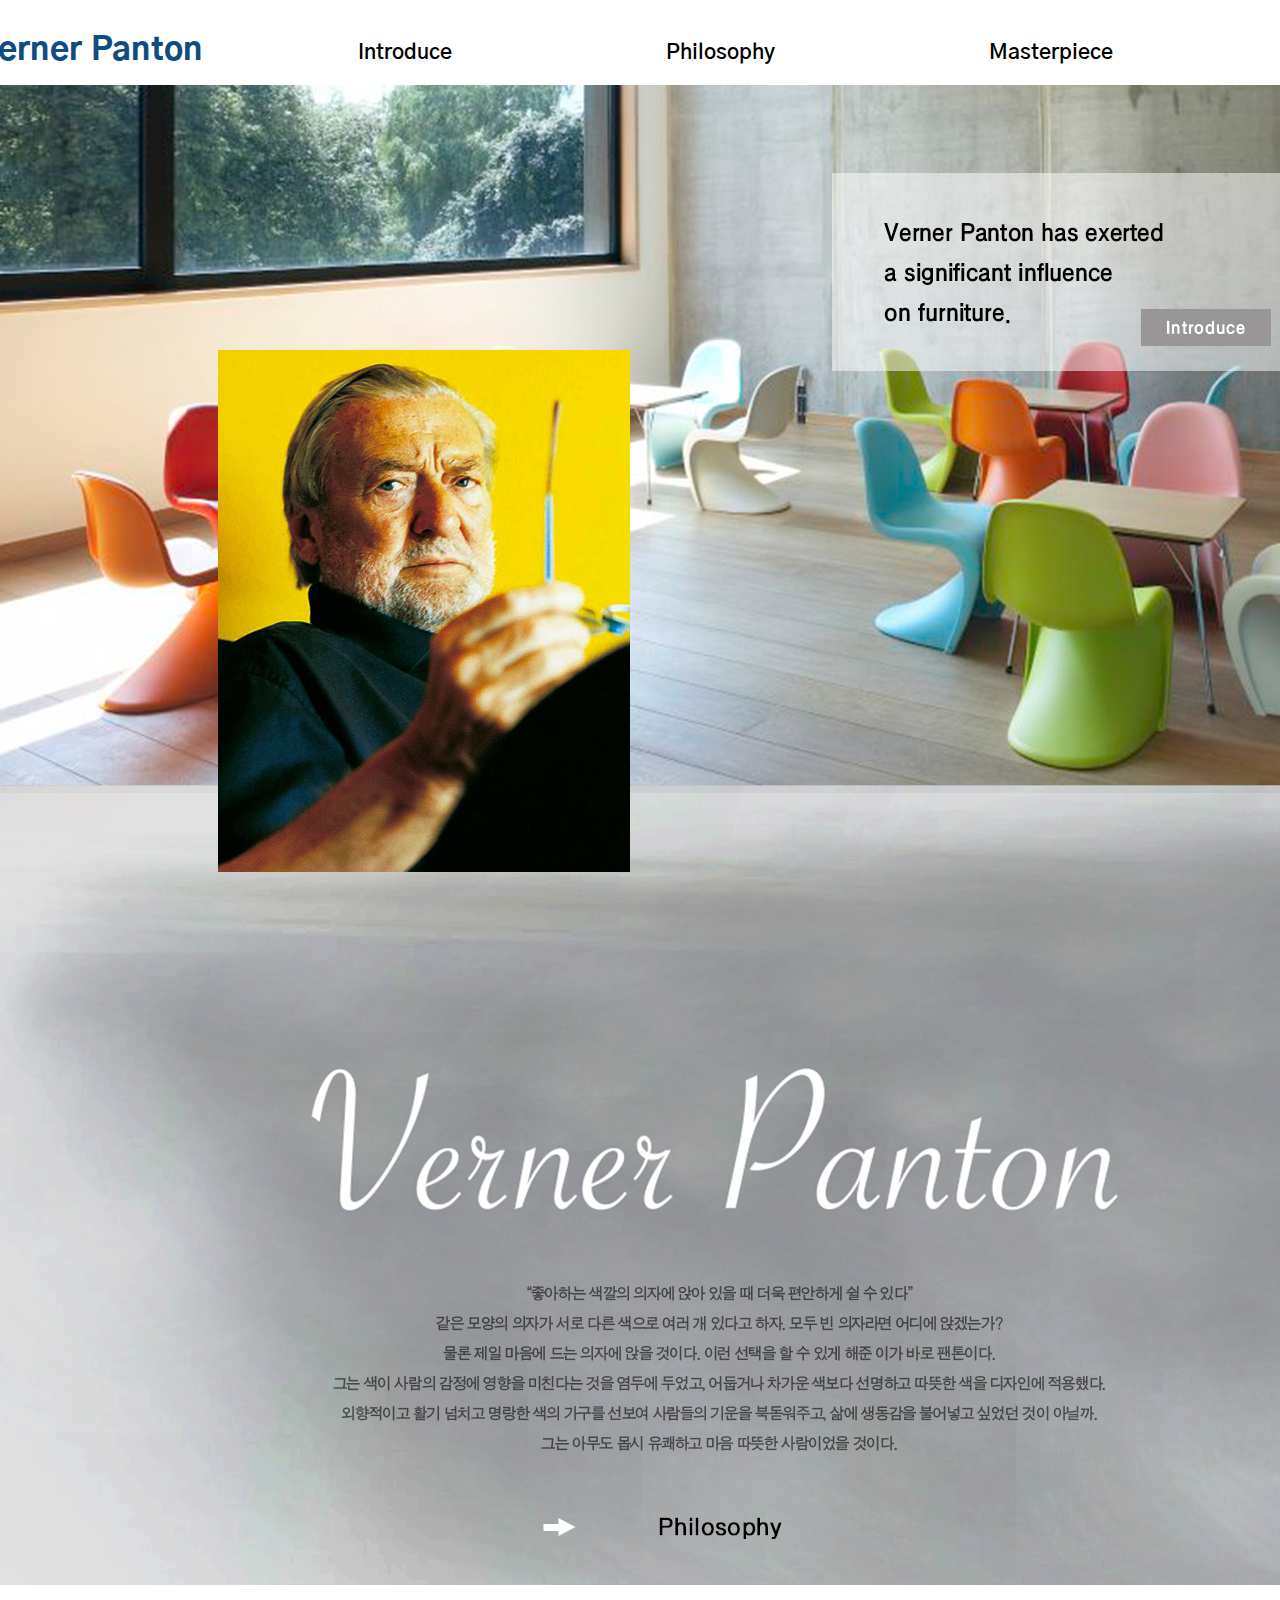
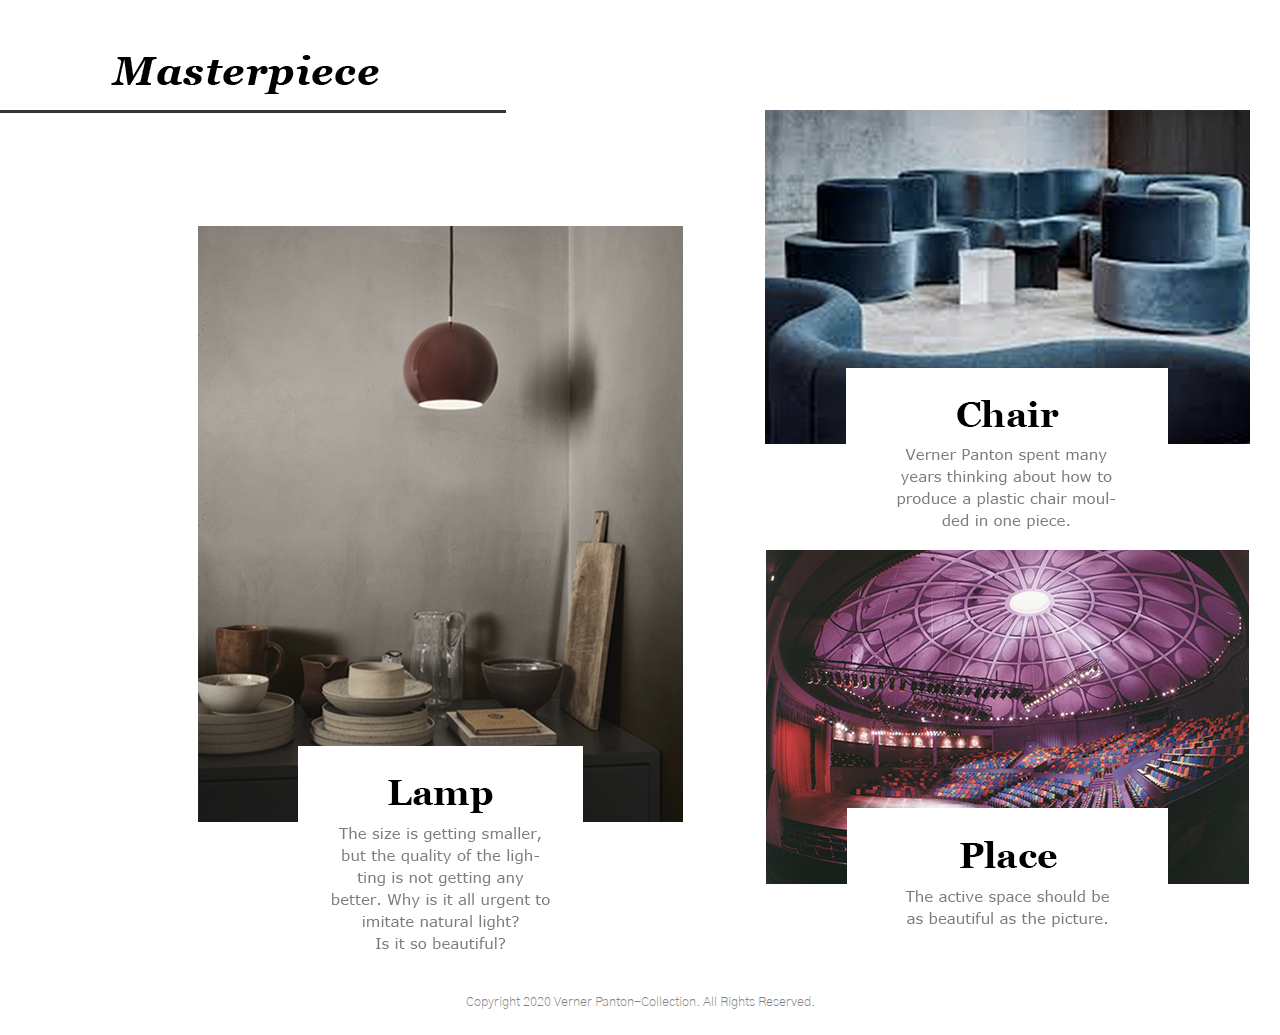
<file: index.html>
<!DOCTYPE html>
<html lang="ko" dir="ltr">
  <head>
    <meta charset="utf-8">
    <title>Verner Panton</title>
    <link rel="stylesheet" href="css/master.css">
    <link href="https://fonts.googleapis.com/css2?family=Gothic+A1:wght@100;200;300;400;500;600;700;800;900&display=swap" rel="stylesheet">
  </head>
  <body>
    <!---로고가 위치합니다--->
    <header class="logo_form">
      <div class="logotext_form">
        <a href="index.html">Verner Panton</a>
      </div>
    </header>
    <!---네비가 위치합니다--->
    <nav class="menu_form">
      <ul>
        <li class="menutext_form"><a href="p01.html">Introduce</a></li>
        <li class="menutext_form"><a href="p02.html">Philosophy</a></li>
        <li class="menutext_form"><a href="p03.html">Masterpiece</a></li>
      </ul>
    </nav>
    <!---섹션이 위치합니다--->
    <section>
      <div id="pr1"class="p1"><div class="posi1"><a href="p01.html"><img src="images/bg_title_01.png"></a></div></div>
      <div id="pr2"class="p2"><div class="posi2"><a href="p02.html"><img src="images/bg_title_02.png"></a></div></div>
      <div id="pr3"class="p3"><div class="posi3"><a href="p03.html"><img src="images/bg_title_03.png"></a></div></div>

    </section>
    <!---푸터가 위치합니다--->
    <footer class="footer_form">
      <div class="footertext_form">
        Copyright 2020 Verner Panton-Collection. All Rights Reserved.
      </div>
    </footer>
  </body>
</html>
</file>
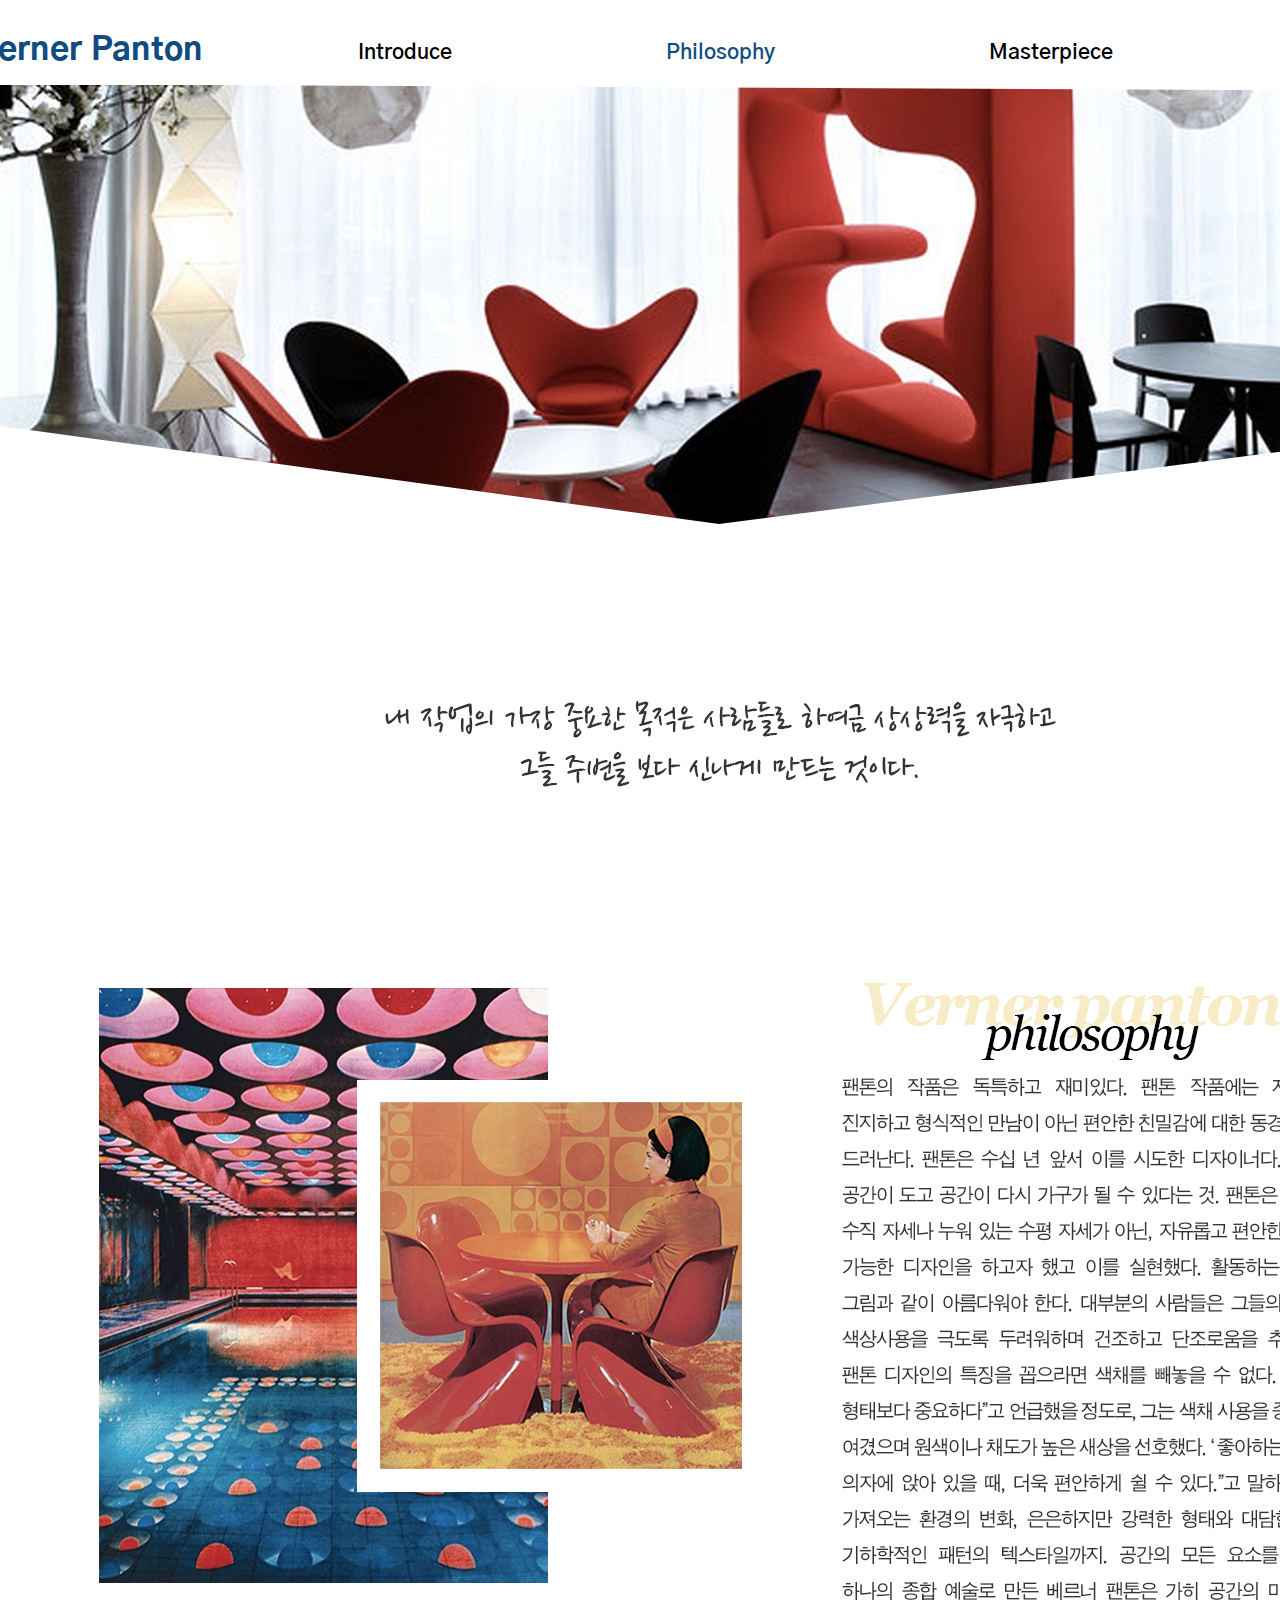
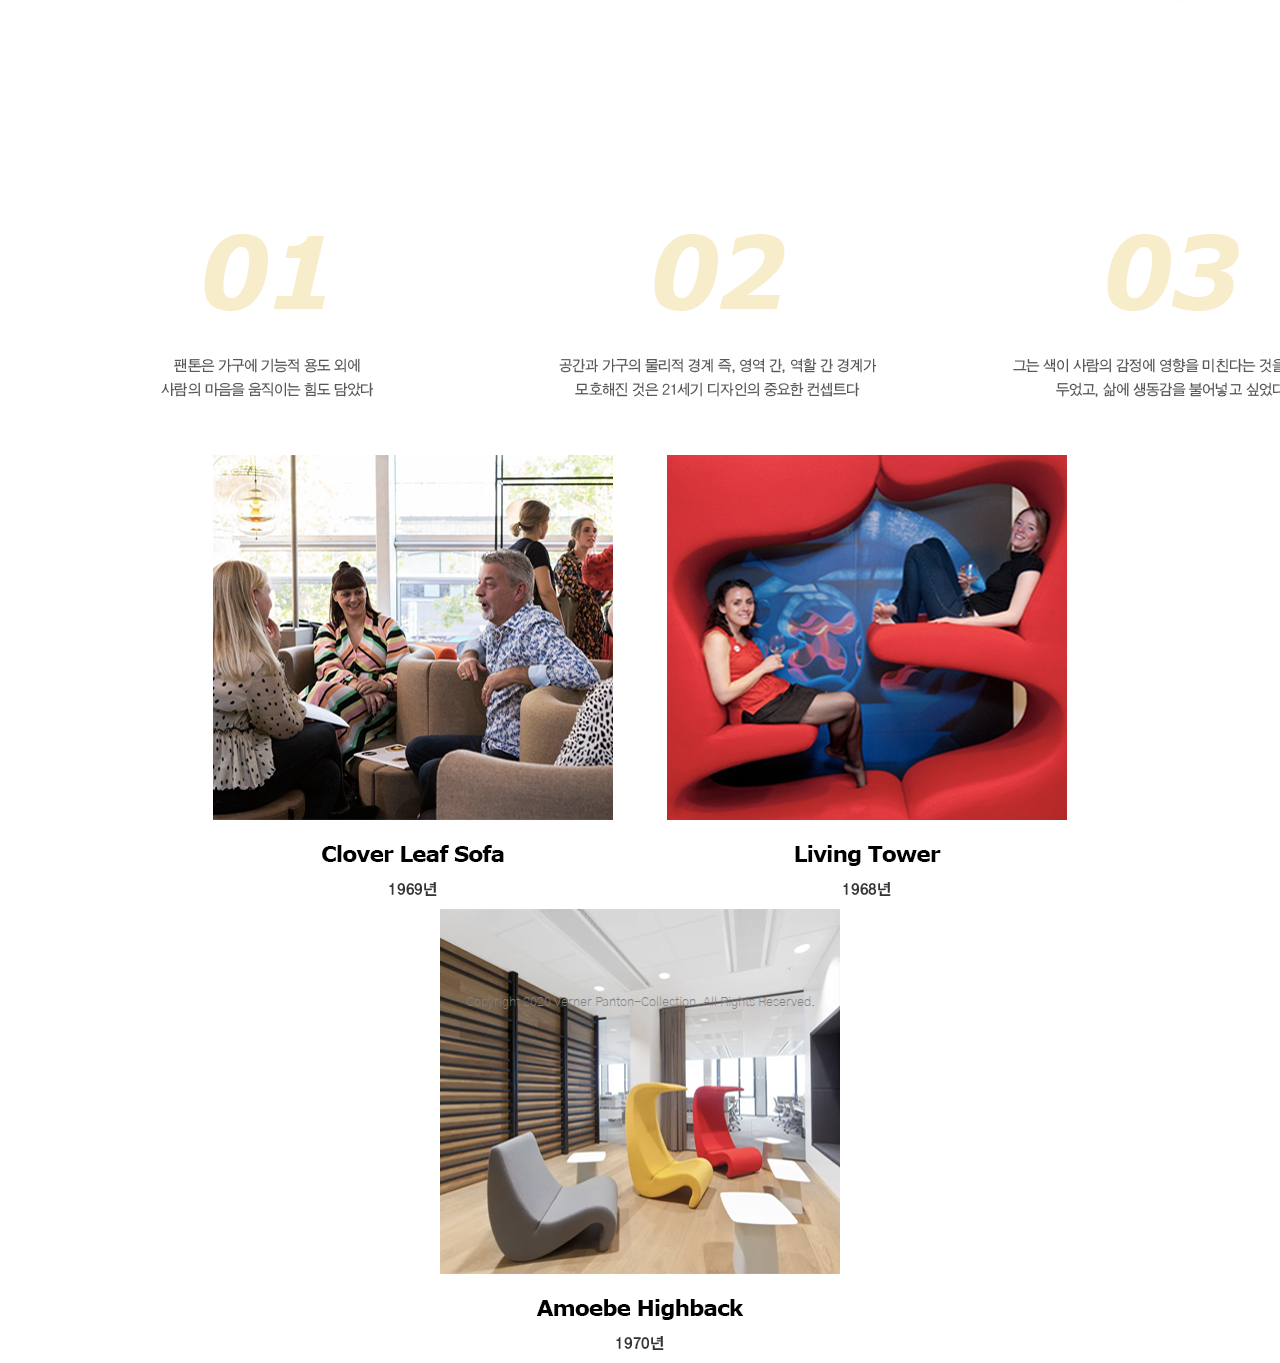
<file: p02.html>
<!DOCTYPE html>
<html lang="ko" dir="ltr">
  <head>
    <meta charset="utf-8">
    <title>Verner Panton</title>
    <link rel="stylesheet" href="css/master.css">
    <link href="https://fonts.googleapis.com/css2?family=Gothic+A1:wght@100;200;300;400;500;600;700;800;900&display=swap" rel="stylesheet">
  </head>
  <body>
    <!---로고가 위치합니다--->
    <header class="logo_form">
      <div class="logotext_form">
        <a href="index.html">Verner Panton</a>
      </div>
    </header>
    <!---네비가 위치합니다--->
    <nav class="menu_form">
      <ul>
        <li class="menutext_form"><a href="p01.html">Introduce</a></li>
        <li class="menutext_form"><a href="p02.html" style="color: #0f4c81;">Philosophy</a></li>
        <li class="menutext_form"><a href="p03.html">Masterpiece</a></li>
      </ul>
    </nav>
    <!---섹션이 위치합니다--->
    <section>
      <div class="p02_top"></div>

      <div class="p02_mid"></div>

      <div class="p02_bot">
        <div class="buttom">
          <div id="m0"class="bu_bu"><div class "show1"<a href=""><img src="images/p02_bu_1.png" alt=""><a/></div></div>
          <div id="m0"class="bu_bu"><div class "show2"<a href=""><img src="images/p02_bu_2.png" alt=""><a/></div></div>
          <div id="m0"class="bu_bu"><div class "show3"<a href=""><img src="images/p02_bu_3.png" alt=""><a/></div></div>
        </div>
      </div>

    </section>
    <!---푸터가 위치합니다--->
    <footer class="footer_form">
      <div class="footertext_form">
        Copyright 2020 Verner Panton-Collection. All Rights Reserved.
      </div>
    </footer>
  </body>
</html>
</file>
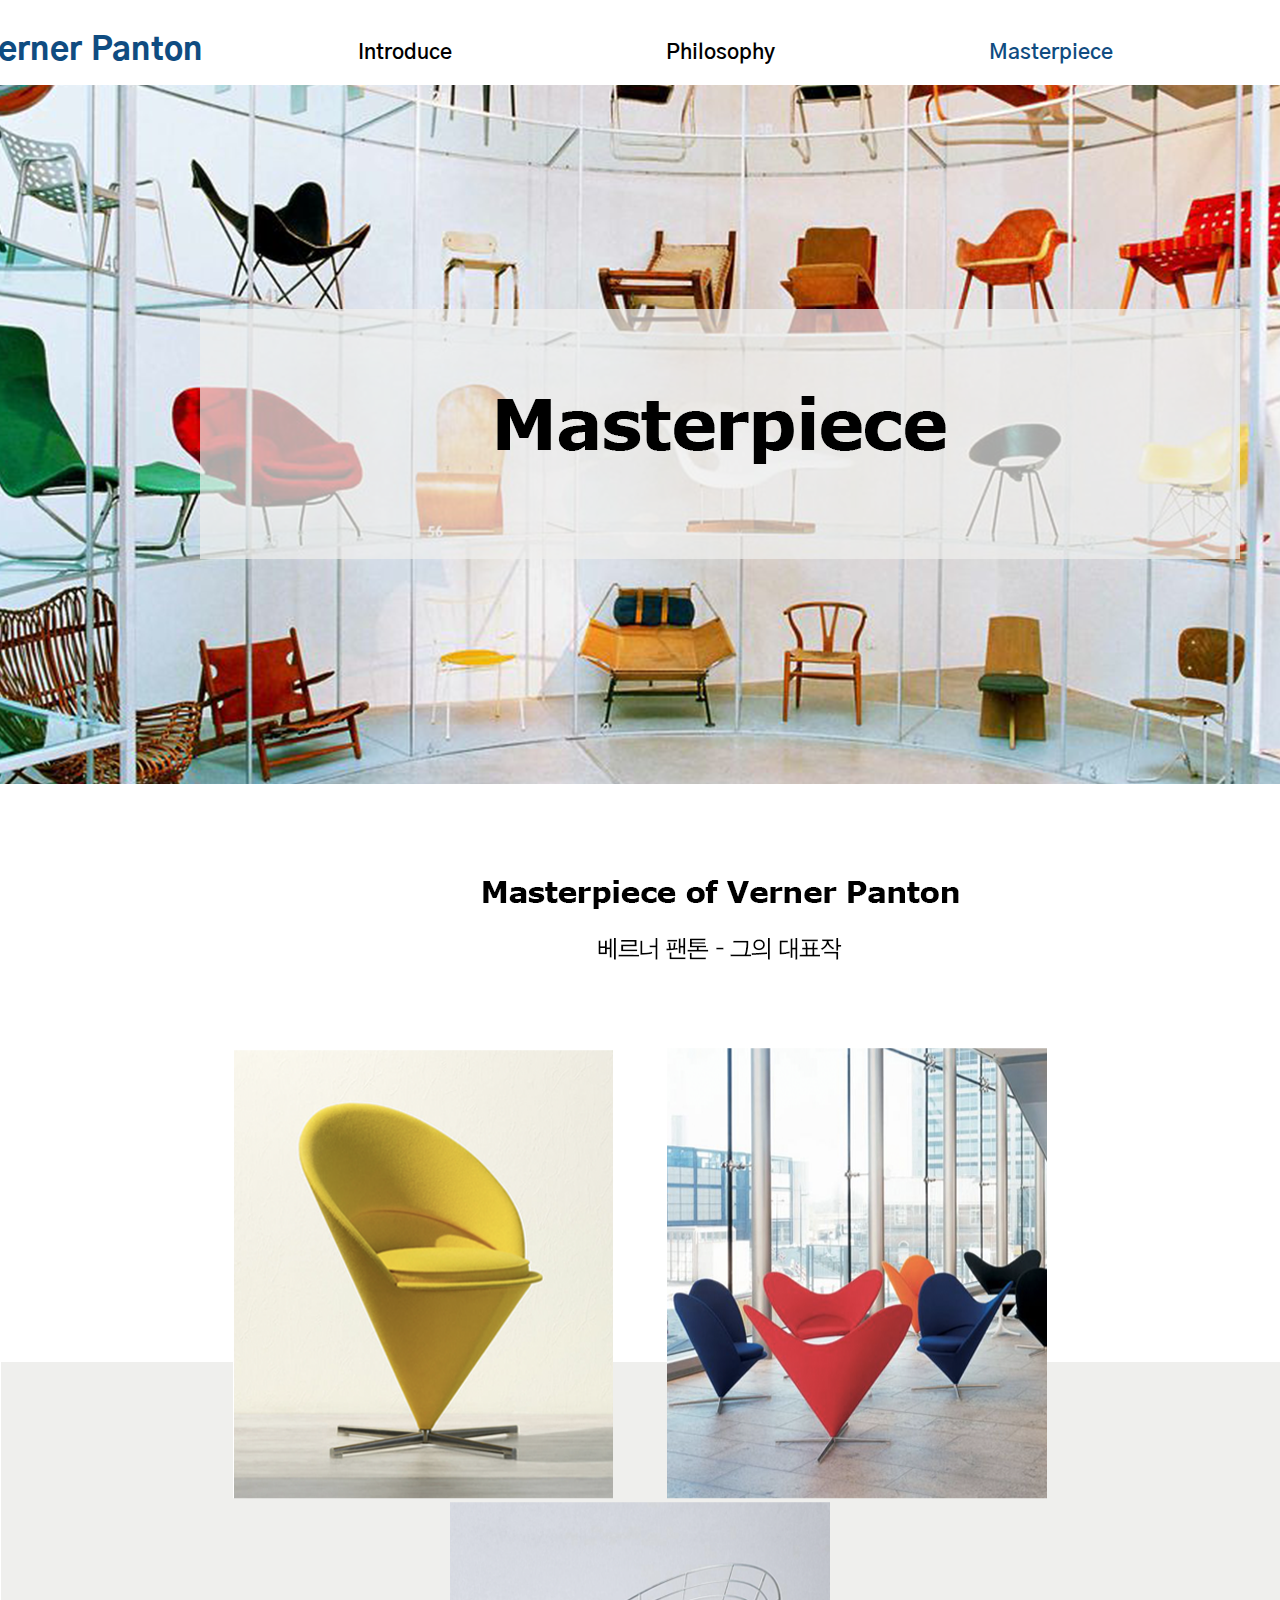
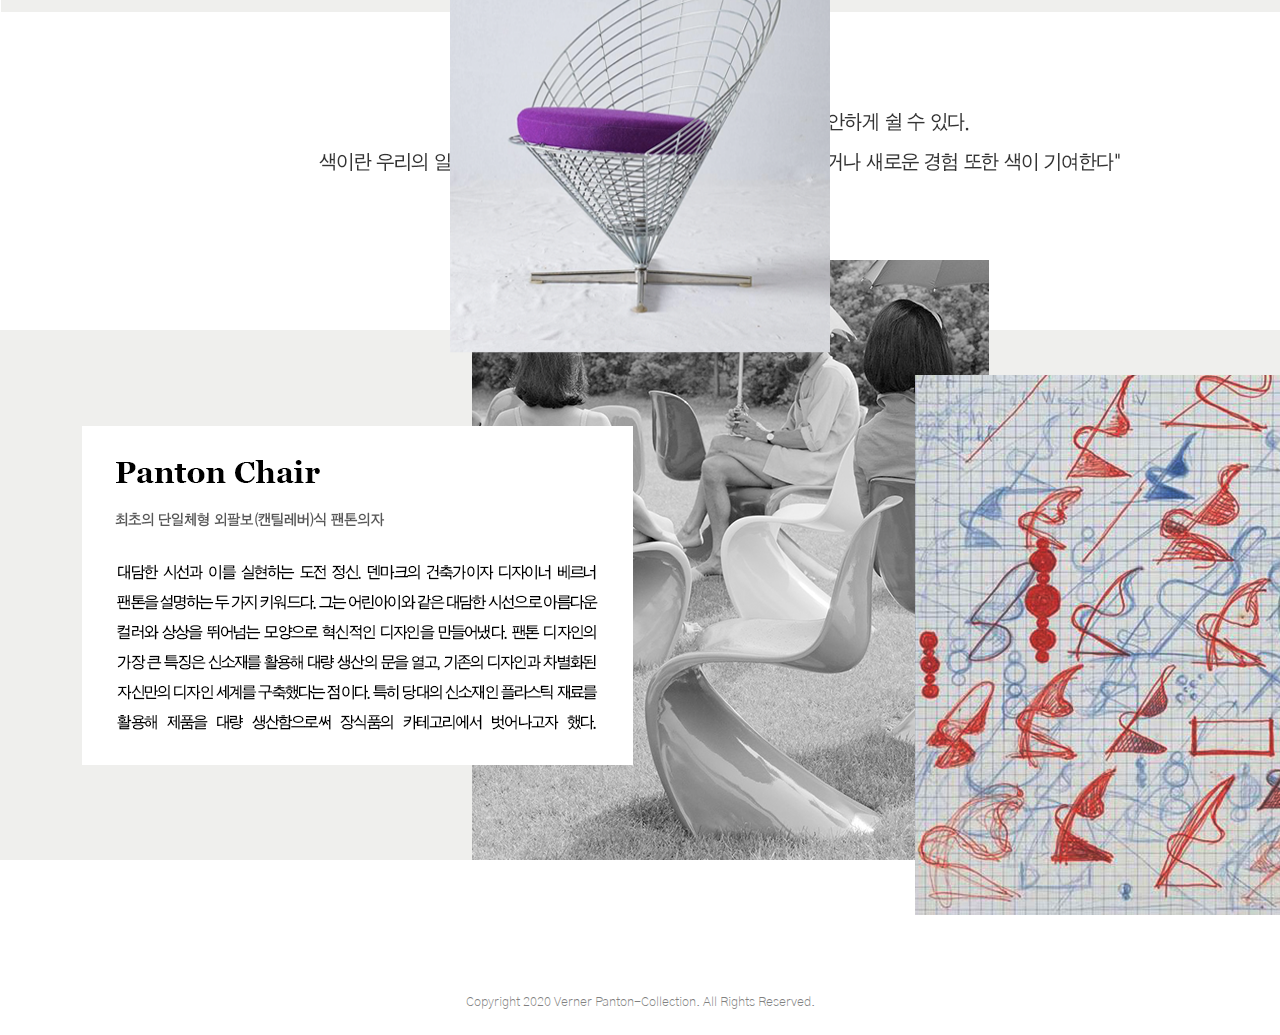
<file: p03.html>
<!DOCTYPE html>
<html lang="ko" dir="ltr">
  <head>
    <meta charset="utf-8">
    <title>Verner Panton</title>
    <link rel="stylesheet" href="css/master.css">
    <link href="https://fonts.googleapis.com/css2?family=Gothic+A1:wght@100;200;300;400;500;600;700;800;900&display=swap" rel="stylesheet">
  </head>
  <body>
    <!---로고가 위치합니다--->
    <header class="logo_form">
      <div class="logotext_form">
        <a href="index.html">Verner Panton</a>
      </div>
    </header>
    <!---네비가 위치합니다--->
    <nav class="menu_form">
      <ul>
        <li class="menutext_form"><a href="p01.html">Introduce</a></li>
        <li class="menutext_form"><a href="p02.html">Philosophy</a></li>
        <li class="menutext_form"><a href="p03.html"style="color: #0f4c81;">Masterpiece</a></li>
      </ul>
    </nav>
    <!---섹션이 위치합니다--->
    <section>
      <div class="p03_top"></div>
      <div class="p03_mid">
        <div class="middle">
          <div id="show1"class="bu_bu_bu"><div class "#"><a href="#" class="roll"><img src="images/p03_mid_bu1.png"><img src="images/p03_mid_bu1_1.png" class="over" alt=""><a/></div></div>
          <div id="show2"class="bu_bu_bu"><div class "#"><a href="#" class="roll"><img src="images/p03_mid_bu2.png"><img src="images/p03_mid_bu2_2.png" class="over" alt=""><a/></div></div>
          <div id="show3"class="bu_bu_bu"><div class "#"><a href="#" class="roll"><img src="images/p03_mid_bu3.png"><img src="images/p03_mid_bu3_3.png" class="over" alt=""><a/></div></div>
        </div>
      </div>
      <div class="p03_bot">
          <div id="place"><div class="bot"> <a href="#" class="roll"><img src="images/p03_bot_bu1.png"><img src="images/p03_bot_bu2.png" class="over"></a> </div>



          </div>
        </div>
    </section>
    <!---푸터가 위치합니다--->
    <footer class="footer_form">
      <div class="footertext_form">
        Copyright 2020 Verner Panton-Collection. All Rights Reserved.
      </div>
    </footer>
  </body>
</html>
</file>
<file: css/master.css>
*{margin: 0;}
html, body {width: 100%;}

.logo_form{height: 45px; background-color: #ffffff;text-align: center;}
.logotext_form{color: #0f4c81;font-family: 'Gothic A1', sans-serif;font-size: 2em; font-weight: 800;letter-spacing:
0.01em;position: relative;top: 30px;position: relative;right: 550px; */}

.logotext_form a:link{text-decoration: none;color: #0f4c81}
.logotext_form a:visited{color: #0f4c81}
.logotext_form a:active{color: #0f4c81}
.logotext_form a:hover{color: #0f4c81}

.menu_form{height: 40px; background-color: #ffffff; text-align: center;}
.menutext_form{display: inline-block;margin: -150px 120px 120px 90px;font-size: 1.3em;position: relative;left:90px;
font-family: 'Gothic A1', sans-serif;font-weight: 600;}

.menutext_form a:link{text-decoration: none;color: black}
.menutext_form a:visited{color: black}
.menutext_form a:active{color: black}
.menutext_form a:hover{opacity: 0.7;}

#pr1{height: 700px;width: 100%;background-size: cover; overflow: hidden;}
#pr2{height: 800px;width: 100%;background-size: cover; overflow: hidden;}
#pr3{height: 1000px;width: 100%;background-size: cover;overflow: hidden;}

.p1{background-image: url(../images/bg_01.png);}
.p2{background-image: url(../images/bg_02.png);}
.p3{background-image: url(../images/bg_03.png);}

.posi1{margin-top: 225px;position: relative;left: 1141px;}
.posi1 :hover{transform: scale(1.1);transition: 0.5s;}
.posi2{text-align: center;position: relative;left: 50%; top: 93%;transform: translateX(-52%) translateY(-50%);}
.posi2 :hover{transform: scale(1.2);}
.posi3{margin-top: 65px;position: relative;left: 95px;}
.posi3 :hover{opacity: 0.5;}

.footer_form{height: 50px;background-color: #ffffff}
.footertext_form{color: #808080;font-family: 'Gothic A1', sans-serif;font-size: 0.8em; font-weight: 200;text-align: center;position: relative;top: 20%;}

.p01_top{background-image: url(../images/p01_top.png);height: 785px;background-size: cover;}
.p01_mid{background-image: url(../images/p01_mid.png);height: 750px;background-size: cover;}
.p01_bot{background-image: url(../images/p01_bot.png);height: 965px;background-size: cover;}

.p02_top{background-image: url(../images/p02_top.png);height: 750px;background-size: cover;}
.p02_mid{background-image: url(../images/p02_mid.png);height: 900px;background-size: cover}
.p02_bot{background-image: url(../images/p02_bot.png);height: 850px;background-size: cover;}

.buttom{width: 100%;height: 400px;text-align: center;position: relative;transform: translateY(80%);}
.bu_bu:hover{transform: scale(1.1);transition: 1s;}


#show1{display: inline-block; margin-right: 25px;margin-left: 25px;}
#show2{display: inline-block; margin-right: 25px;margin-left: 25px;}
#show3{display: inline-block; margin-right: 25px;margin-left: 25px;}

.p03_top{background-image: url(../images/p03_top.png);height: 700px;background-size: cover;}
.p03_mid{background-image: url(../images/p03_mid.png);height: 850px;background-size: cover;}
.p03_bot{background-image: url(../images/p03_bot.png);height: 950px;background-size: cover;}

a.roll img{display: inline;}
a.roll img.over{display: none;}
a.roll:hover img{display: none;}
a.roll:hover img.over{display: inline;}

#m0{display: inline-block;margin-left: 25px;margin-right: 25px;}
#m1{display: inline-block;margin-left: 30px;margin-right: 30px;}

.middle{width: 100%;height: 450px;text-align: center;position: relative;transform: translateY(58.5%);}

#place{display: inline-block;}
.bot{margin-top: 340px;position: relative;left: 915px;}
</file>
